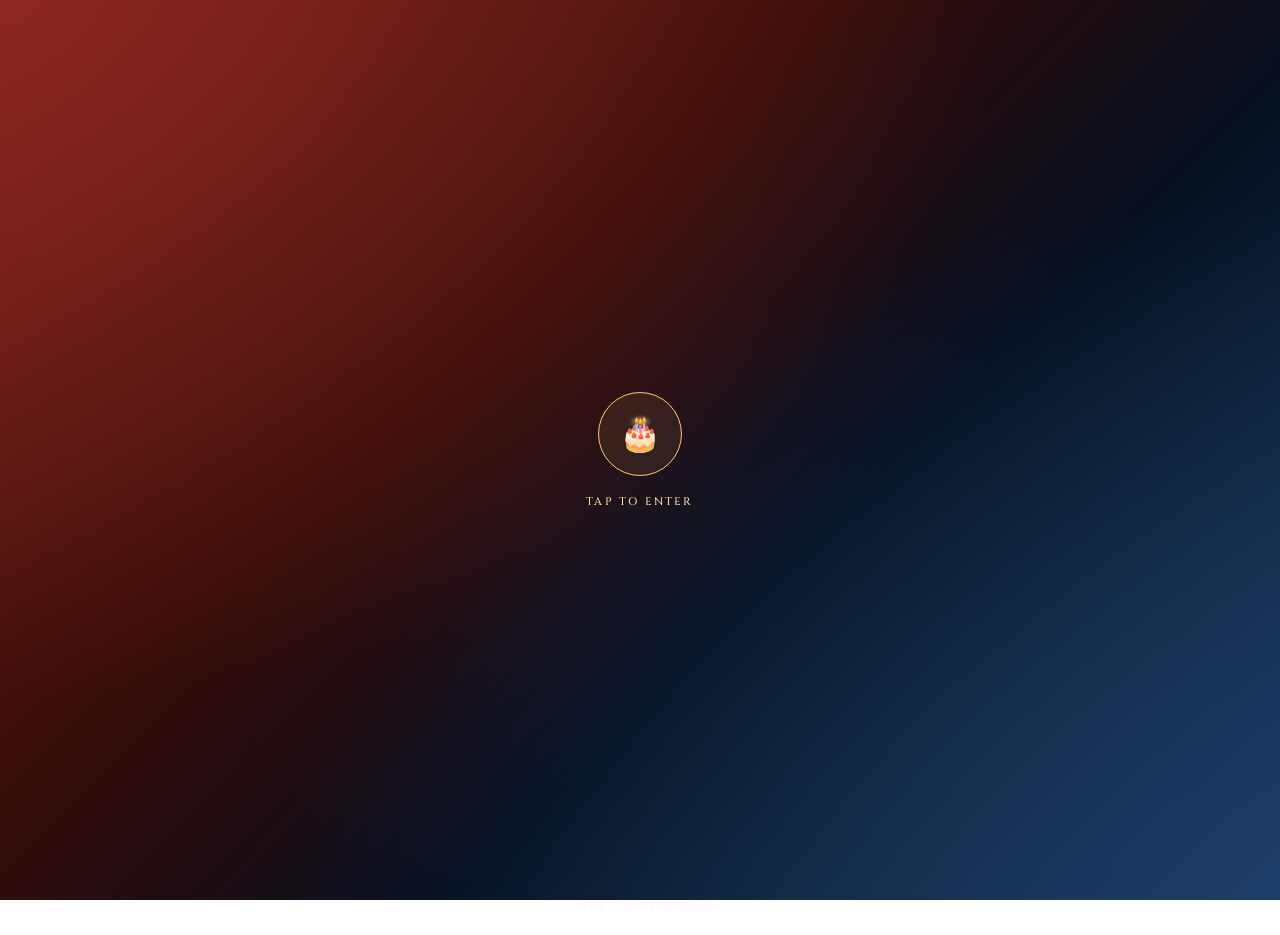
<file: index.html>
<!DOCTYPE html>
<html lang="en">
<head>
<meta charset="UTF-8">
<meta name="viewport" content="width=device-width, initial-scale=1.0">
<title>Happy Birthday, Priya</title>
<meta property="og:title" content="Happy Birthday, Priya 🎂">
<meta property="og:description" content="A little something made just for you.">
<meta name="description" content="A little something made just for you, Priya.">
<meta name="theme-color" content="#340c09">
<link rel="preconnect" href="https://fonts.googleapis.com">
<link rel="preconnect" href="https://fonts.gstatic.com" crossorigin>
<link href="https://fonts.googleapis.com/css2?family=Cormorant+Garamond:ital,wght@0,500;0,600;1,500;1,600&family=Cinzel:wght@500;600&display=swap" rel="stylesheet">
<link rel="stylesheet" href="style.css">
</head>
<body>
<div class="stars" id="stars"></div>
<div class="cover-wrap">
  <div class="cover-card">
    <div class="cover-seal" id="coverSeal">
      <div class="for-label">A card for</div>
      <div class="seal-ring">🎂</div>
      <div class="tap-label">Tap to open</div>
    </div>
    <div class="cover-face" id="coverFace">
      <div class="eyebrow" style="margin-bottom:14px;">A little something for you, Priya</div>
      <h1>Happy Birthday, <em>Priya</em></h1>
      <div class="date-line">DECEMBER 22 · TURNING 25</div>

      <div class="countdown" id="countdown">
        <div class="countdown-candle">
          <div class="candle-flame"></div>
          <div class="candle-wax" id="candleWax"></div>
        </div>
        <div class="countdown-nums">
          <div class="cd-unit"><span id="cdDays">00</span><label>days</label></div>
          <div class="cd-unit"><span id="cdHours">00</span><label>hrs</label></div>
          <div class="cd-unit"><span id="cdMins">00</span><label>min</label></div>
          <div class="cd-unit"><span id="cdSecs">00</span><label>sec</label></div>
        </div>
        <div class="countdown-label" id="countdownLabel">until you turn 25</div>
      </div>

      <p>I built you something a little different than just another birthday text. Come read it.</p>
      <a href="message.html" class="candle-btn" style="text-decoration:none; display:inline-block;">Open your card</a>
    </div>
  </div>
</div>
<footer style="position:relative; z-index:1;">Made just for you</footer>
<script src="script.js"></script>
</body>
</html>
</file>
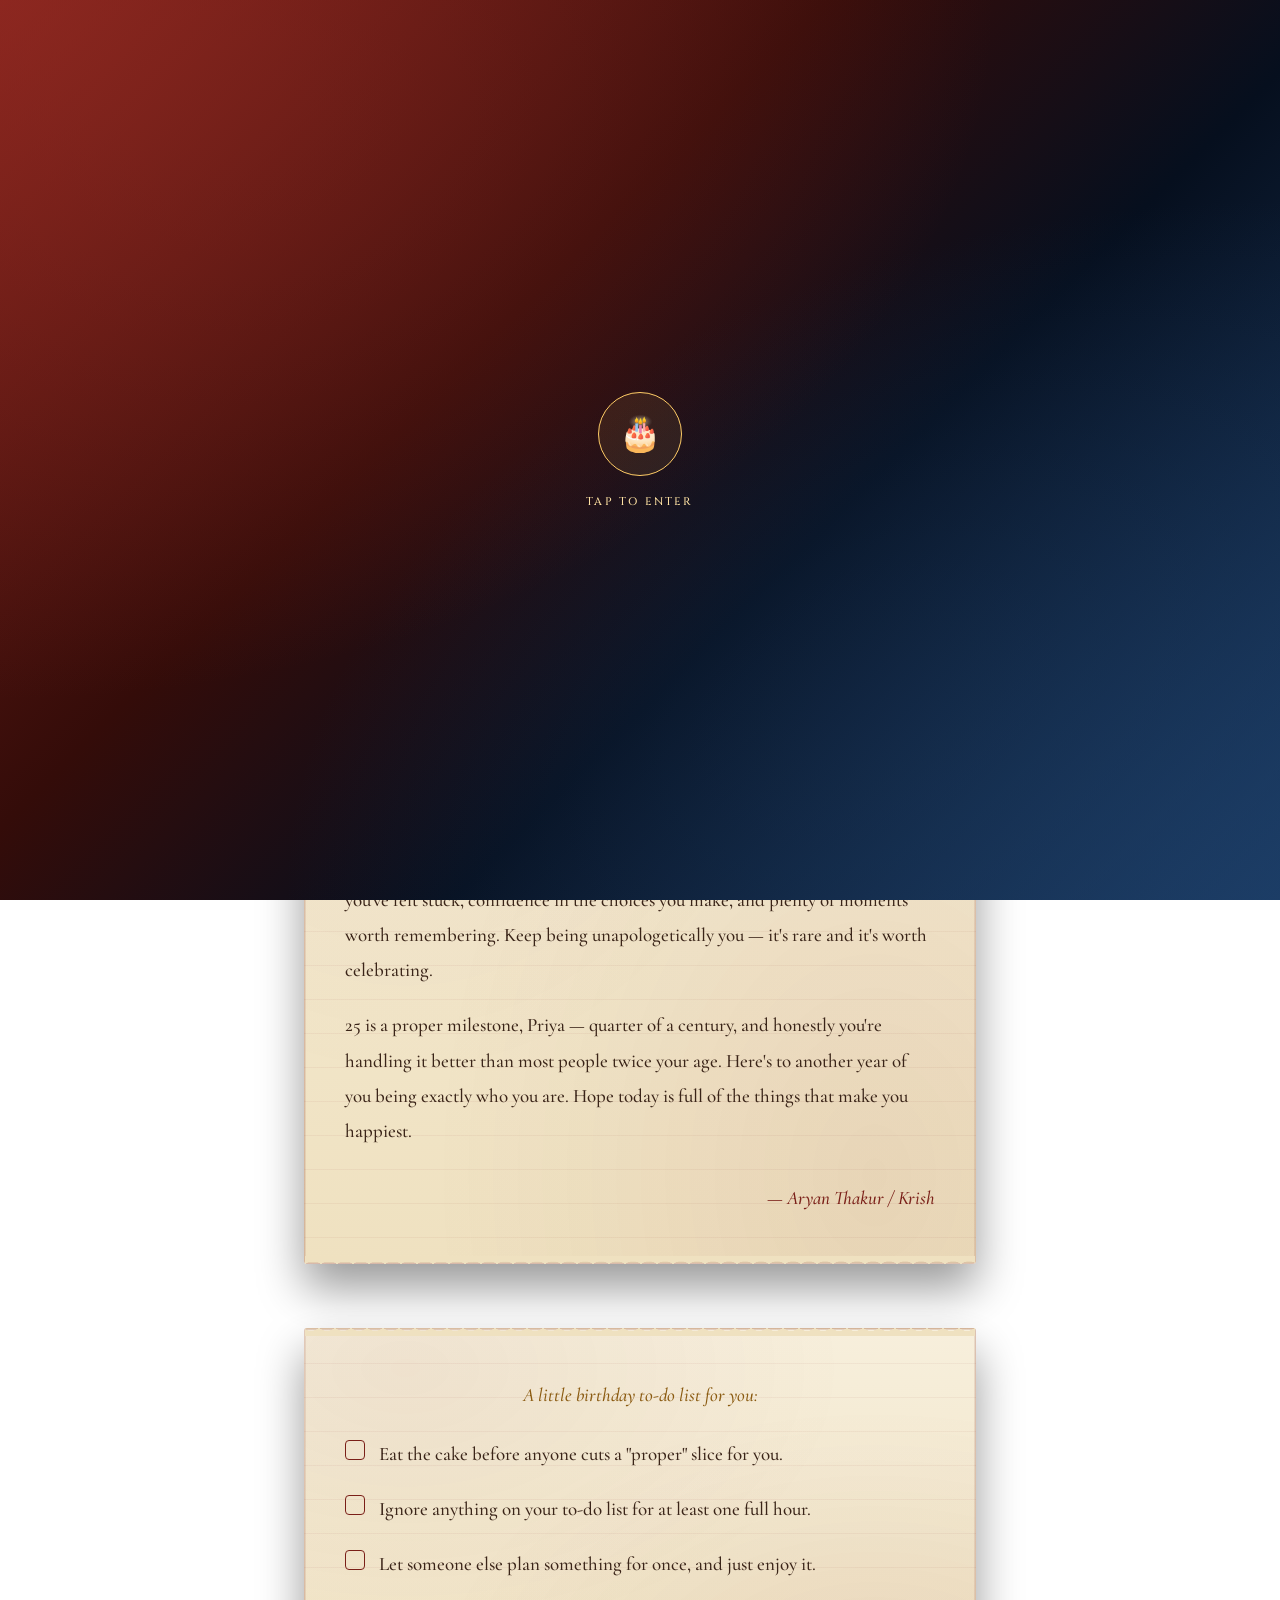
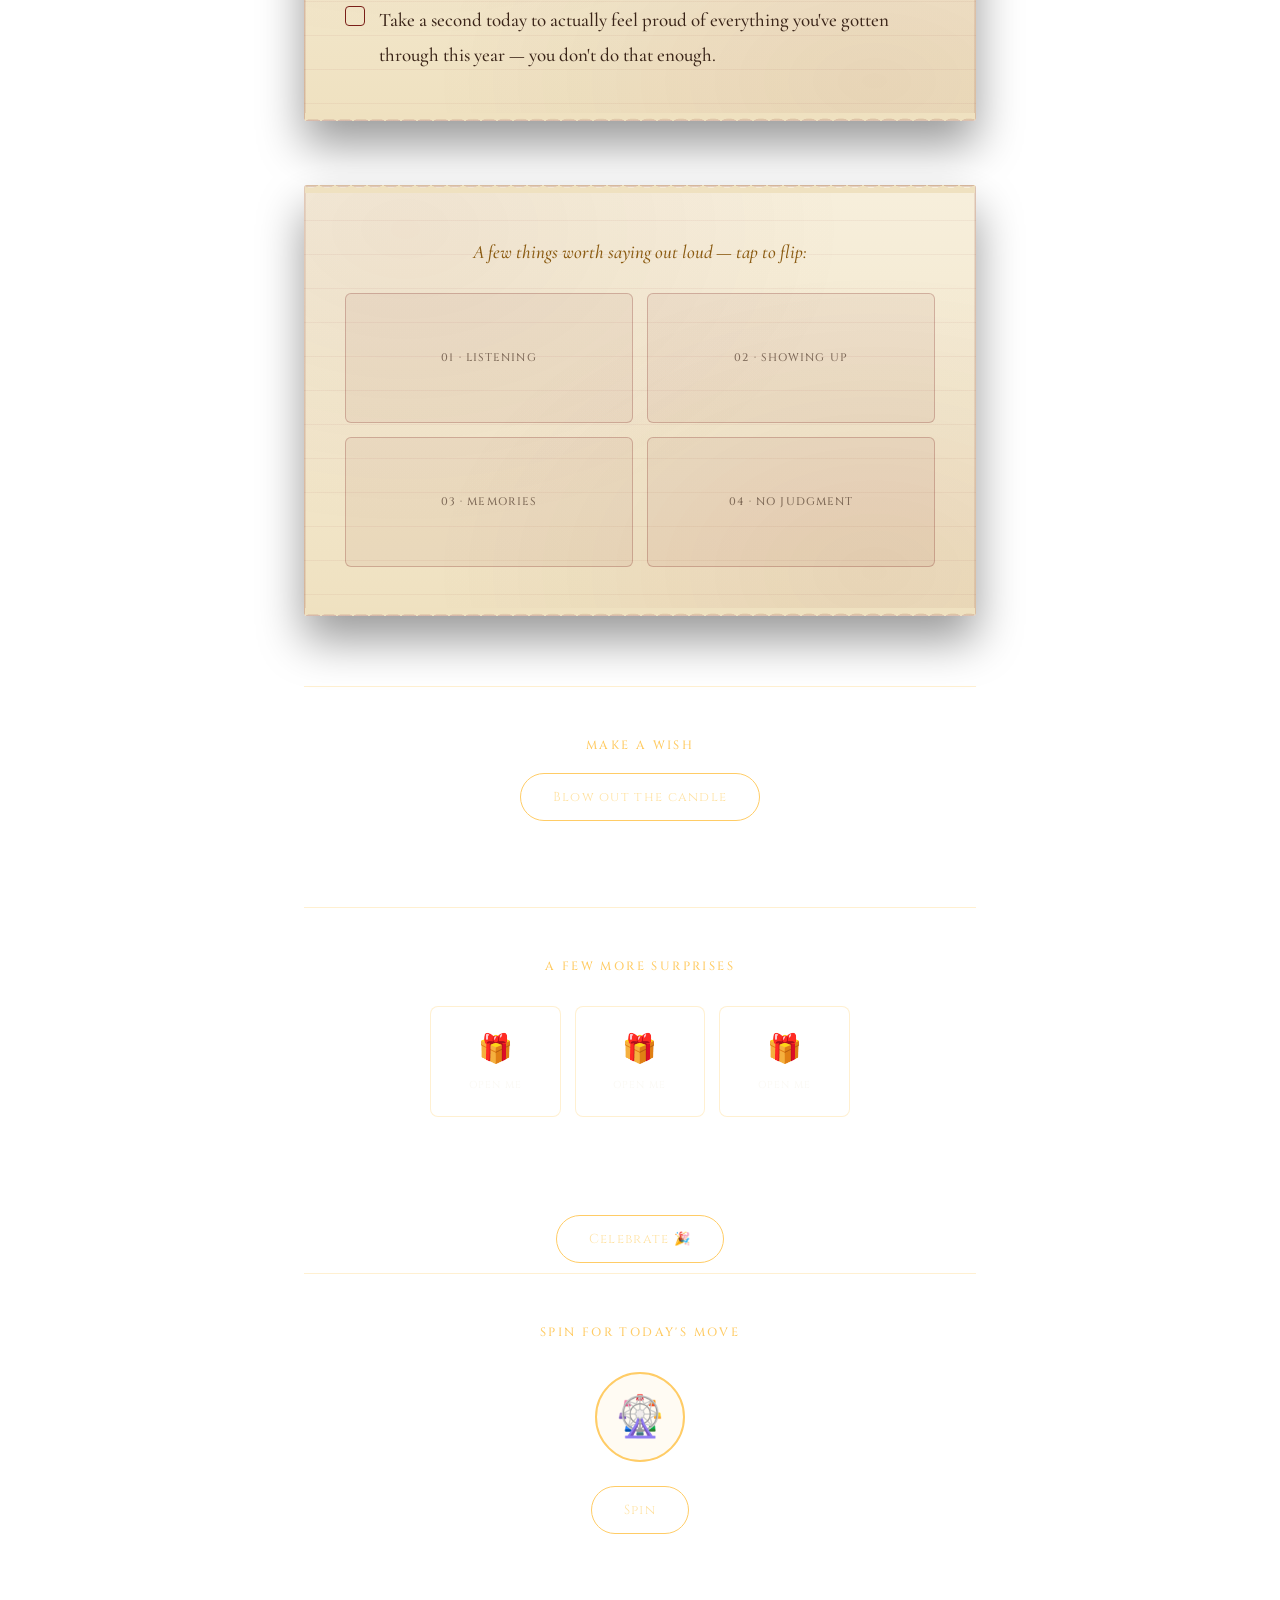
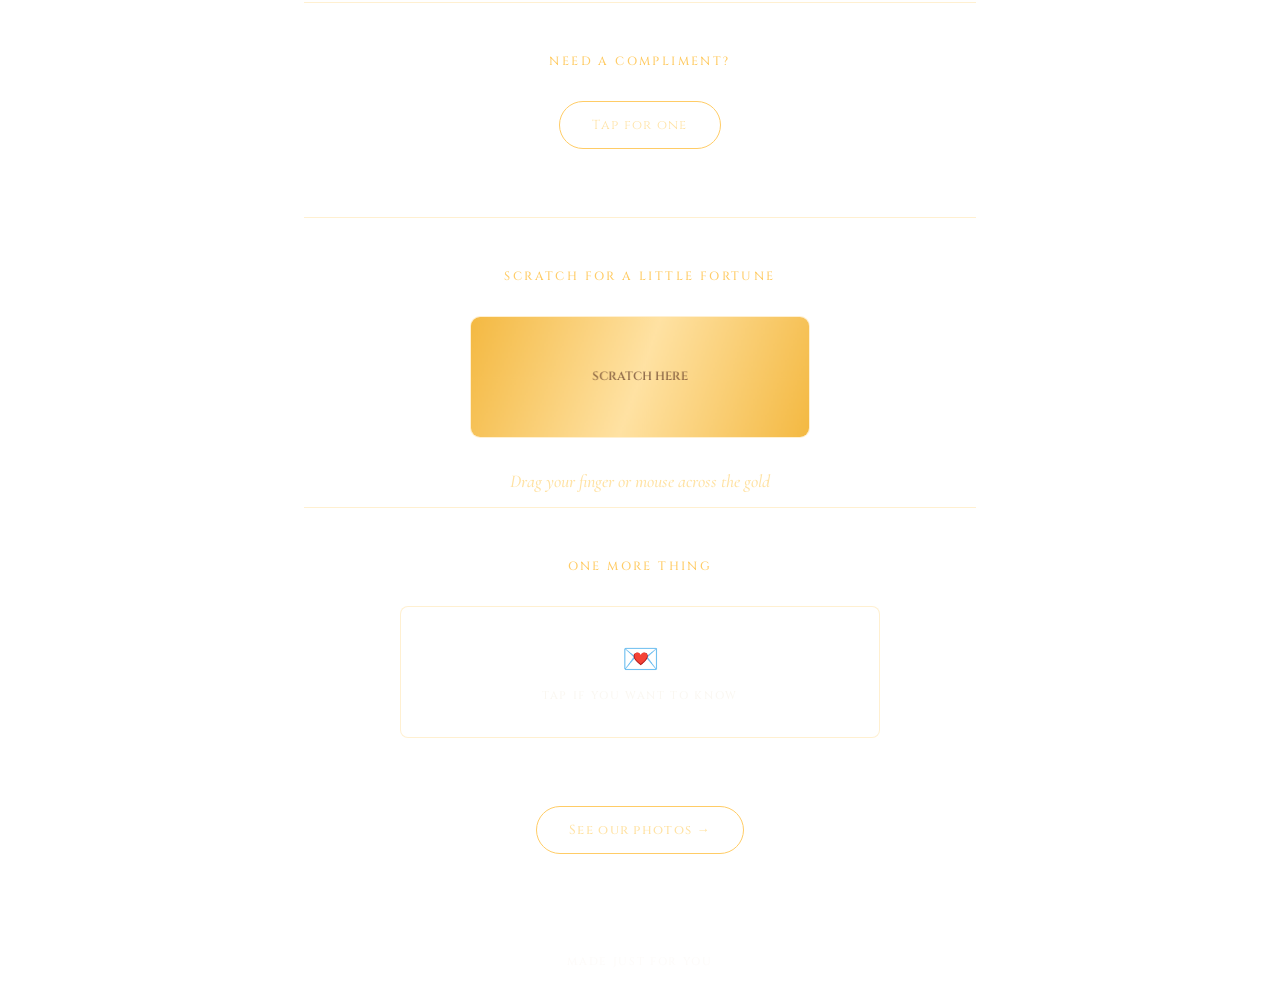
<file: message.html>
<!DOCTYPE html>
<html lang="en">
<head>
<meta charset="UTF-8">
<meta name="viewport" content="width=device-width, initial-scale=1.0">
<title>Happy Birthday, Priya — Your Card</title>
<meta property="og:title" content="Happy Birthday, Priya 🎂">
<meta property="og:description" content="A little something made just for you.">
<meta name="description" content="A little something made just for you, Priya.">
<meta name="theme-color" content="#340c09">
<link rel="preconnect" href="https://fonts.googleapis.com">
<link rel="preconnect" href="https://fonts.gstatic.com" crossorigin>
<link href="https://fonts.googleapis.com/css2?family=Cormorant+Garamond:ital,wght@0,500;0,600;1,500;1,600&family=Cinzel:wght@500;600&display=swap" rel="stylesheet">
<link rel="stylesheet" href="style.css">
</head>
<body>

<div class="stars" id="stars"></div>

<nav class="page-nav">
  <a href="index.html" class="nav-link">Cover</a>
  <a href="message.html" class="nav-link active">Your Card</a>
  <a href="gallery.html" class="nav-link">Photos</a>
</nav>

<main>
  <div class="eyebrow">A little something for you, Priya</div>
  <h1>Happy Birthday, <em>Priya</em></h1>
  <div class="date-line">DECEMBER 22 · TURNING 25</div>
  <div class="divider"><span></span><i>✦</i><span></span></div>

  <section class="letter reveal">
    <p>I wanted to do something a little different than just another birthday text, so I built you this.</p>
    <p>You're one of those people who makes things better just by being around — the random calls, the inside jokes, the way you always show up when it matters. Not everyone gets a friend like that, and I don't take it for granted.</p>
    <p>Over this past year, I've seen you handle things with a strength that honestly amazes me, and I've laughed harder with you than with almost anyone else. Whether it's the ridiculous conversations at odd hours, the advice you give without me even asking, or just knowing you're there — it all adds up to something I genuinely value.</p>
    <p>You deserve a year that matches your energy. May it bring you clarity where you've felt stuck, confidence in the choices you make, and plenty of moments worth remembering. Keep being unapologetically you — it's rare and it's worth celebrating.</p>
    <p>25 is a proper milestone, Priya — quarter of a century, and honestly you're handling it better than most people twice your age. Here's to another year of you being exactly who you are. Hope today is full of the things that make you happiest.</p>
    <div class="signature">— Aryan Thakur / Krish</div>
  </section>

  <section class="letter reveal" style="margin-bottom: 64px;">
    <p style="text-align:center; font-style:italic; color: var(--gold-soft); margin-bottom: 24px;">A little birthday to-do list for you:</p>
    <div class="check-item"><div class="check-box"></div><span class="check-text">Eat the cake before anyone cuts a "proper" slice for you.</span></div>
    <div class="check-item"><div class="check-box"></div><span class="check-text">Ignore anything on your to-do list for at least one full hour.</span></div>
    <div class="check-item"><div class="check-box"></div><span class="check-text">Let someone else plan something for once, and just enjoy it.</span></div>
    <div class="check-item"><div class="check-box"></div><span class="check-text">Take a second today to actually feel proud of everything you've gotten through this year — you don't do that enough.</span></div>
  </section>

  <section class="letter reveal" style="margin-bottom: 70px;">
    <p style="text-align:center; font-style:italic; color: var(--gold-soft); margin-bottom: 24px;">A few things worth saying out loud — tap to flip:</p>
    <div class="flip-grid">
      <div class="flip-card">
        <div class="flip-inner">
          <div class="flip-front">01 · Listening</div>
          <div class="flip-back">You listen more than you talk, and that's rarer than people realize.</div>
        </div>
      </div>
      <div class="flip-card">
        <div class="flip-inner">
          <div class="flip-front">02 · Showing up</div>
          <div class="flip-back">You show up for the people you care about, even on your own hard days.</div>
        </div>
      </div>
      <div class="flip-card">
        <div class="flip-inner">
          <div class="flip-front">03 · Memories</div>
          <div class="flip-back">You've got a way of making ordinary hangouts feel like actual memories.</div>
        </div>
      </div>
      <div class="flip-card">
        <div class="flip-inner">
          <div class="flip-front">04 · No judgment</div>
          <div class="flip-back">You never make anyone feel small for asking for help — including me.</div>
        </div>
      </div>
    </div>
  </section>

  <div class="wish-box reveal">
    <div class="wish-label">Make a wish</div>
    <button class="candle-btn" id="candleBtn">Blow out the candle</button>
    <p class="wish-text" id="wishText">Whatever you wish for, I hope it comes true. Happy birthday — glad to have you as a friend.</p>
  </div>

  <div class="surprises reveal">
    <div class="gallery-heading">A few more surprises</div>
    <div class="box-grid">
      <button class="gift-box" data-msg="You're one of the few people who makes me laugh just by texting 'lol' back seriously. Never change that.">
        <span class="box-icon">🎁</span>
        <span class="box-label">Open me</span>
      </button>
      <button class="gift-box" data-msg="Whatever this year throws at you, I've got your back. That's not changing, birthday or not.">
        <span class="box-icon">🎁</span>
        <span class="box-label">Open me</span>
      </button>
      <button class="gift-box" data-msg="25 looks good on you already. Go do something today that future-you will be glad you did.">
        <span class="box-icon">🎁</span>
        <span class="box-label">Open me</span>
      </button>
    </div>
    <p class="box-reveal" id="boxReveal"></p>

    <button class="candle-btn" id="confettiBtn" style="margin-top: 40px;">Celebrate 🎉</button>
  </div>

  <div class="surprises reveal">
    <div class="gallery-heading">Spin for today's move</div>
    <div class="wheel-wrap">
      <div class="wheel" id="wheel">🎡</div>
    </div>
    <button class="candle-btn" id="spinBtn">Spin</button>
    <p class="box-reveal" id="spinResult"></p>
  </div>

  <div class="surprises reveal">
    <div class="gallery-heading">Need a compliment?</div>
    <button class="candle-btn" id="complimentBtn">Tap for one</button>
    <p class="box-reveal" id="complimentResult"></p>
  </div>

  <div class="surprises reveal">
    <div class="gallery-heading">Scratch for a little fortune</div>
    <div class="scratch-wrap">
      <p class="scratch-text" id="scratchText"></p>
      <canvas class="scratch-canvas" id="scratchCanvas"></canvas>
    </div>
    <p class="box-reveal" id="scratchHint">Drag your finger or mouse across the gold</p>
  </div>

  <div class="surprises reveal" style="border-top:1px solid var(--line);">
    <div class="gallery-heading">One more thing</div>
    <div class="envelope-wrap">
      <div class="envelope-seal" id="envelopeSeal">
        <div class="envelope-seal-icon">💌</div>
        <div class="envelope-seal-label">Tap if you want to know</div>
      </div>
      <div class="envelope-letter" id="envelopeLetter">
        <div class="envelope-paper" id="envelopePaper">
          <p id="envelopeText"></p>
        </div>
      </div>
    </div>
  </div>

  <div class="page-actions reveal">
    <a href="gallery.html" class="candle-btn" style="text-decoration:none;">See our photos →</a>
  </div>
</main>

<footer>Made just for you</footer>

<script src="script.js"></script>
</body>
</html>
</file>
<file: style.css>
:root{
  --night: #7a1f18;
  --night-deep: #340c09;
  --blue: #1c3d66;
  --blue-deep: #060f1e;
  --gold: #ffcc66;
  --gold-soft: #ffe2a3;
  --cream: #f5dcc8;
  --line: rgba(255,204,102,0.3);
}

*{box-sizing:border-box;}

body{
  margin:0;
  background-image:
    radial-gradient(ellipse at top left, rgba(156,46,38,0.55) 0%, transparent 55%),
    radial-gradient(ellipse at bottom right, rgba(28,61,102,0.6) 0%, transparent 55%),
    linear-gradient(135deg, var(--night) 0%, var(--night-deep) 38%, var(--blue-deep) 62%, var(--blue) 100%);
  background-size: 180% 180%, 180% 180%, 220% 220%;
  background-position: 0% 0%, 100% 100%, 0% 50%;
  background-attachment: fixed;
  animation: bgDrift 26s ease-in-out infinite alternate;
  color: var(--cream);
  font-family: 'Cormorant Garamond', Georgia, 'Times New Roman', serif;
  font-weight: 500;
  min-height:100vh;
  overflow-x:hidden;
}

/* slow drifting nebula — the background never sits still */
@keyframes bgDrift{
  0%{ background-position: 0% 0%, 100% 100%, 0% 50%; }
  50%{ background-position: 30% 20%, 70% 80%, 50% 30%; }
  100%{ background-position: 10% 40%, 90% 60%, 100% 70%; }
}

@media (prefers-reduced-motion: reduce){
  body{animation:none;}
}

a{color:inherit;}

/* film-grain overlay, sits above everything, never blocks clicks */
body::after{
  content:'';
  position:fixed;
  inset:0;
  z-index:2;
  pointer-events:none;
  opacity:0.05;
  mix-blend-mode:overlay;
  background-image:url("data:image/svg+xml;utf8,<svg xmlns='http://www.w3.org/2000/svg' width='120' height='120'><filter id='n'><feTurbulence type='fractalNoise' baseFrequency='0.85' numOctaves='2' stitchTiles='stitch'/></filter><rect width='100%25' height='100%25' filter='url(%23n)'/></svg>");
}

/* stars */
.stars{
  position:fixed;
  inset:0;
  z-index:0;
  pointer-events:none;
}
.star{
  position:absolute;
  width:2px;
  height:2px;
  background:var(--gold-soft);
  border-radius:50%;
  opacity:0.6;
  animation: twinkle 4s ease-in-out infinite;
}
@keyframes twinkle{
  0%,100%{opacity:0.15;}
  50%{opacity:0.9;}
}

@media (prefers-reduced-motion: reduce){
  .star{animation:none;opacity:0.4;}
}

main{
  position:relative;
  z-index:1;
  max-width:720px;
  margin:0 auto;
  padding: 80px 24px 100px;
}

.eyebrow{
  font-family: 'Cinzel', 'Helvetica Neue', Arial, sans-serif;
  letter-spacing: 0.3em;
  text-transform: uppercase;
  font-size: 12px;
  color: var(--gold);
  text-align:center;
  margin-bottom: 18px;
}

h1{
  font-family: 'Cormorant Garamond', Georgia, serif;
  font-size: clamp(38px, 7vw, 64px);
  text-align:center;
  margin: 0 0 6px;
  font-weight: 600;
  line-height: 1.1;
  color: var(--cream);
  background: linear-gradient(100deg, var(--cream) 25%, var(--gold) 50%, var(--cream) 75%);
  background-size: 220% auto;
  background-clip: text;
  -webkit-background-clip: text;
  -webkit-text-fill-color: transparent;
  animation: shimmerText 6s ease-in-out infinite;
}

h1 em{
  font-style: italic;
  color: var(--gold-soft);
  background: linear-gradient(100deg, var(--gold) 20%, var(--gold-soft) 50%, var(--gold) 80%);
  background-size: 220% auto;
  background-clip: text;
  -webkit-background-clip: text;
  -webkit-text-fill-color: transparent;
  animation: shimmerText 6s ease-in-out infinite;
}

@keyframes shimmerText{
  0%{background-position: 0% center;}
  50%{background-position: 100% center;}
  100%{background-position: 0% center;}
}

@media (prefers-reduced-motion: reduce){
  h1, h1 em{animation:none; background-position: 50% center;}
}

.date-line{
  text-align:center;
  font-family: 'Cinzel', 'Helvetica Neue', Arial, sans-serif;
  font-size: 13px;
  letter-spacing: 0.15em;
  color: rgba(246,241,230,0.5);
  margin-bottom: 40px;
}

/* ornamental divider: line - flourish - line */
.divider{
  display:flex;
  align-items:center;
  gap: 10px;
  width: 180px;
  margin: 0 auto 60px;
  opacity: 0.65;
}
.divider span{
  flex:1;
  height:1px;
  background: var(--gold);
}
.divider i{
  font-style:normal;
  color: var(--gold);
  font-size: 13px;
  line-height:1;
}

/* ---------- old-school letter look: aged parchment, torn edge, faint fold lines ---------- */
.letter{
  position: relative;
  background:
    repeating-linear-gradient(180deg, rgba(122,31,24,0.05) 0px, rgba(122,31,24,0.05) 1px, transparent 1px, transparent 34px),
    radial-gradient(ellipse at 15% 10%, rgba(122,31,24,0.06), transparent 55%),
    radial-gradient(ellipse at 85% 90%, rgba(122,31,24,0.07), transparent 55%),
    linear-gradient(180deg, #f7efdc 0%, #efe1c0 100%);
  border: 1px solid rgba(122,31,24,0.18);
  border-radius: 3px;
  padding: 48px 40px;
  margin-bottom: 64px;
  font-size: 19px;
  line-height: 1.85;
  color: #3a2418;
  box-shadow: 0 24px 46px rgba(0,0,0,0.4), inset 0 0 0 1px rgba(122,31,24,0.1);
  transform: rotate(-0.4deg);
}

.letter:nth-of-type(even){ transform: rotate(0.4deg); }

/* deckled / torn paper edge along the top and bottom */
.letter::before,
.letter::after{
  content:'';
  position:absolute;
  left:0; right:0;
  height:8px;
  background-image: radial-gradient(circle at 50% 100%, transparent 60%, #efe1c0 62%);
  background-size: 16px 16px;
  background-repeat: repeat-x;
}
.letter::before{ top:-1px; transform: rotate(180deg); }
.letter::after{ bottom:-1px; }

.letter p{margin: 0 0 20px; font-style: normal;}
.letter p:last-child{margin-bottom:0;}

.signature{
  text-align:right;
  font-style: italic;
  color: #7a1f18;
  margin-top: 32px;
}

/* keep the italic gold intro lines (to-do / flip prompts) legible on parchment */
.letter p[style*="var(--gold-soft)"]{
  color: #8a5a10 !important;
}

/* Photo section */
.gallery-heading{
  text-align:center;
  font-family: 'Cinzel', 'Helvetica Neue', Arial, sans-serif;
  letter-spacing: 0.2em;
  text-transform: uppercase;
  font-size: 12px;
  color: var(--gold);
  margin-bottom: 32px;
}

.gallery{
  display:grid;
  grid-template-columns: repeat(2, 1fr);
  gap: 22px 16px;
  margin-bottom: 70px;
}

.gallery .frame:first-child{
  grid-column: span 2;
}

.gallery .frame:first-child .frame-photo{
  aspect-ratio: 16/10;
}

.gallery .frame:first-child .frame-photo img{
  object-position: top center;
}

/* polaroid-style frame */
.frame{
  border: none;
  border-radius: 3px;
  background: #f3ead9;
  padding: 10px 10px 30px;
  overflow:visible;
  position:relative;
  cursor: zoom-in;
  transition: transform 0.15s ease-out, box-shadow 0.3s ease;
  transform-style: preserve-3d;
  will-change: transform;
  box-shadow: 0 14px 30px rgba(0,0,0,0.45);
  animation: frameGlowPulse 4.5s ease-in-out infinite;
}
.frame:nth-child(1){ --base-rot: -2deg; animation-delay: 0s; }
.frame:nth-child(2){ --base-rot: 2.4deg; animation-delay: 0.9s; }
.frame:nth-child(3){ --base-rot: -2.6deg; animation-delay: 1.8s; }
.frame:nth-child(4){ --base-rot: 2deg; animation-delay: 2.7s; }
.frame:nth-child(5){ --base-rot: -1.8deg; animation-delay: 3.6s; }

.frame-photo{
  aspect-ratio: 4/5;
  border-radius: 1px;
  overflow:hidden;
  position:relative;
  background: rgba(0,0,0,0.15);
}

.frame-photo::before{
  content:'';
  position:absolute;
  inset:0;
  background: linear-gradient(120deg, transparent 30%, rgba(255,255,255,0.35) 50%, transparent 70%);
  transform: translateX(-120%);
  transition: transform 0.6s ease;
  pointer-events:none;
  z-index:2;
}

.frame:hover .frame-photo::before{
  transform: translateX(120%);
}

.frame:hover{
  box-shadow: 0 20px 40px rgba(0,0,0,0.5), 0 0 0 1px var(--gold);
  animation-play-state: paused;
}

.frame img{
  width:100%;
  height:100%;
  object-fit:cover;
  display:block;
}

@keyframes frameGlowPulse{
  0%,100%{ box-shadow: 0 14px 30px rgba(0,0,0,0.45); }
  50%{ box-shadow: 0 14px 30px rgba(0,0,0,0.45), 0 0 20px 3px rgba(255,204,102,0.3); }
}

@media (prefers-reduced-motion: reduce){
  .frame{animation:none;}
}

/* Wish reveal */
.wish-box{
  text-align:center;
  padding: 50px 24px;
  border-top: 1px solid var(--line);
}

.wish-label{
  font-family: 'Cinzel', 'Helvetica Neue', Arial, sans-serif;
  letter-spacing: 0.2em;
  text-transform: uppercase;
  font-size: 12px;
  color: var(--gold);
  margin-bottom: 20px;
}

.candle-btn{
  background: none;
  border: 1px solid var(--gold);
  color: var(--gold-soft);
  font-family: 'Cinzel', 'Helvetica Neue', Arial, sans-serif;
  letter-spacing: 0.1em;
  font-size: 13px;
  padding: 14px 32px;
  border-radius: 999px;
  cursor: pointer;
  transition: all 0.4s ease;
  touch-action: manipulation;
}

.candle-btn:hover, .candle-btn:focus-visible{
  background: var(--gold);
  color: var(--night-deep);
}

.wish-text{
  max-width: 480px;
  margin: 36px auto 0;
  font-size: 20px;
  font-style: italic;
  line-height: 1.7;
  color: var(--gold-soft);
  opacity: 0;
  max-height: 0;
  overflow: hidden;
  transition: opacity 0.8s ease;
}

.wish-text.show{
  opacity: 1;
  max-height: 400px;
  margin-top: 36px;
}

footer{
  text-align:center;
  font-family: 'Cinzel', 'Helvetica Neue', Arial, sans-serif;
  font-size: 11px;
  letter-spacing: 0.15em;
  text-transform: uppercase;
  color: rgba(246,241,230,0.25);
  padding-bottom: 20px;
}

/* Surprises */
.surprises{
  text-align:center;
  padding: 50px 24px 10px;
  border-top: 1px solid var(--line);
}

.box-grid{
  display:grid;
  grid-template-columns: repeat(3, 1fr);
  gap: 14px;
  max-width: 420px;
  margin: 0 auto;
}

.gift-box{
  background: rgba(255,255,255,0.03);
  border: 1px solid var(--line);
  border-radius: 8px;
  padding: 24px 8px;
  cursor: pointer;
  display:flex;
  flex-direction:column;
  align-items:center;
  gap: 10px;
  transition: transform 0.3s ease, border-color 0.3s ease, background 0.3s ease;
  font-family: 'Cinzel', 'Helvetica Neue', Arial, sans-serif;
  touch-action: manipulation;
}

.gift-box:hover, .gift-box:focus-visible{
  transform: translateY(-4px);
  border-color: var(--gold);
  background: rgba(227,181,103,0.06);
}

.gift-box.opened{
  border-color: var(--gold);
  background: rgba(227,181,103,0.08);
}

.box-icon{
  font-size: 28px;
}

.box-label{
  font-size: 10px;
  letter-spacing: 0.1em;
  text-transform: uppercase;
  color: rgba(246,241,230,0.5);
}

.box-reveal{
  max-width: 480px;
  margin: 28px auto 0;
  font-size: 18px;
  font-style: italic;
  line-height: 1.7;
  color: var(--gold-soft);
  min-height: 30px;
}

.confetti-piece{
  position:fixed;
  top:-20px;
  width:8px;
  height:14px;
  z-index:999;
  pointer-events:none;
  opacity:0.9;
}

.confetti-piece.emoji-piece{
  width:auto;
  height:auto;
  background:none !important;
  font-size: 26px;
  line-height: 1;
}

.firework-particle{
  position:fixed;
  width:6px;
  height:6px;
  border-radius:50%;
  z-index:999;
  pointer-events:none;
  box-shadow: 0 0 6px 1px currentColor;
  transition: transform 0.9s cubic-bezier(0.15,0.6,0.3,1), opacity 0.9s ease-out;
}

.firework-flash{
  position:fixed;
  width:4px;
  height:4px;
  border-radius:50%;
  background: var(--cream);
  z-index:998;
  pointer-events:none;
  transform: scale(1);
  opacity: 1;
  transition: transform 0.35s ease-out, opacity 0.35s ease-out;
}

.spark{
  position:fixed;
  width:6px;
  height:6px;
  border-radius:50%;
  z-index:998;
  pointer-events:none;
  transition: transform 1s cubic-bezier(0.15,0.6,0.3,1), opacity 1s ease-out;
}

@media (prefers-reduced-motion: reduce){
  .confetti-piece{display:none;}
}

/* Scroll reveal */
.reveal{
  opacity: 0;
  transform: translateY(24px);
  transition: opacity 0.8s ease, transform 0.8s ease;
}
.reveal.in-view{
  opacity: 1;
  transform: translateY(0);
}

@media (prefers-reduced-motion: reduce){
  .reveal{opacity:1; transform:none; transition:none;}
}

/* Interactive checklist */
.check-item{
  display:flex;
  align-items:flex-start;
  gap: 14px;
  cursor: pointer;
  margin: 0 0 20px;
  user-select: none;
}
.check-item:last-child{margin-bottom:0;}

.check-box{
  flex-shrink:0;
  width: 20px;
  height: 20px;
  border: 1px solid #7a1f18;
  border-radius: 4px;
  margin-top: 4px;
  position: relative;
  transition: background 0.3s ease;
}

.check-item.checked .check-box{
  background: #7a1f18;
}

.check-box::after{
  content:'';
  position:absolute;
  left: 6px;
  top: 2px;
  width: 5px;
  height: 10px;
  border: solid #f7efdc;
  border-width: 0 2px 2px 0;
  transform: rotate(45deg);
  opacity: 0;
  transition: opacity 0.2s ease;
}

.check-item.checked .check-box::after{
  opacity: 1;
}

.check-item span.check-text{
  color: #3a2418;
  transition: opacity 0.3s ease, text-decoration-color 0.3s ease;
  text-decoration: line-through;
  text-decoration-color: transparent;
}

.check-item.checked span.check-text{
  opacity: 0.55;
  text-decoration-color: #7a1f18;
}

/* Flip cards */
.flip-grid{
  display:grid;
  grid-template-columns: repeat(2, 1fr);
  gap: 14px;
}

.flip-card{
  perspective: 1000px;
  height: 130px;
}

.flip-inner{
  position:relative;
  width:100%;
  height:100%;
  transition: transform 0.6s;
  transform-style: preserve-3d;
  cursor: pointer;
}

.flip-card.flipped .flip-inner{
  transform: rotateY(180deg);
}

.flip-front, .flip-back{
  position:absolute;
  inset:0;
  backface-visibility: hidden;
  border: 1px solid rgba(122,31,24,0.25);
  border-radius: 6px;
  display:flex;
  align-items:center;
  justify-content:center;
  text-align:center;
  padding: 16px;
  font-family: 'Cinzel', 'Helvetica Neue', Arial, sans-serif;
}

.flip-front{
  background: rgba(122,31,24,0.05);
  font-size: 11px;
  letter-spacing: 0.1em;
  text-transform: uppercase;
  color: rgba(58,36,24,0.6);
}

.flip-back{
  background: rgba(227,181,103,0.25);
  transform: rotateY(180deg);
  font-family: 'Cormorant Garamond', Georgia, serif;
  font-size: 16px;
  line-height: 1.5;
  color: #5a3315;
  font-style: italic;
}

/* Lightbox */
.lightbox{
  position:fixed;
  inset:0;
  background: rgba(6,10,20,0.92);
  display:flex;
  align-items:center;
  justify-content:center;
  z-index: 1000;
  opacity:0;
  pointer-events:none;
  transition: opacity 0.3s ease;
  padding: 24px;
}

.lightbox.open{
  opacity:1;
  pointer-events:auto;
}

.lightbox img{
  max-width: 100%;
  max-height: 85vh;
  border-radius: 6px;
  border: 1px solid var(--line);
}

.lightbox-close{
  position:absolute;
  top: 24px;
  right: 24px;
  background:none;
  border: 1px solid var(--gold);
  color: var(--gold-soft);
  width: 40px;
  height: 40px;
  border-radius: 50%;
  cursor:pointer;
  font-size: 16px;
  font-family: 'Helvetica Neue', Arial, sans-serif;
  touch-action: manipulation;
}

/* Spin wheel */
.wheel-wrap{
  display:flex;
  justify-content:center;
  margin-bottom: 24px;
}

.wheel{
  width: 90px;
  height: 90px;
  border-radius: 50%;
  border: 2px solid var(--gold);
  display:flex;
  align-items:center;
  justify-content:center;
  font-size: 40px;
  background: rgba(255,204,102,0.08);
  transition: transform 2.2s cubic-bezier(0.15,0.8,0.2,1);
}

/* Gift box pop animation */
@keyframes boxPop{
  0%{transform: scale(1) rotate(0);}
  30%{transform: scale(1.15) rotate(-6deg);}
  60%{transform: scale(0.95) rotate(4deg);}
  100%{transform: scale(1.05) rotate(0);}
}

.gift-box.opened .box-icon{
  animation: boxPop 0.5s ease;
  display:inline-block;
}

/* Scroll hint */
.scroll-hint{
  text-align:center;
  margin-top: 30px;
  font-family: 'Cinzel', 'Helvetica Neue', Arial, sans-serif;
  font-size: 10px;
  letter-spacing: 0.2em;
  text-transform: uppercase;
  color: rgba(246,241,230,0.35);
  animation: bounceHint 2.2s ease-in-out infinite;
}

.scroll-hint .arrow{
  display:block;
  font-size: 16px;
  margin-top: 6px;
  color: var(--gold);
}

@keyframes bounceHint{
  0%,100%{transform: translateY(0); opacity: 0.7;}
  50%{transform: translateY(6px); opacity: 1;}
}

@media (prefers-reduced-motion: reduce){
  .scroll-hint{animation:none;}
}

/* ---------- page nav ---------- */
.page-nav{
  position:relative;
  z-index:1;
  display:flex;
  justify-content:center;
  gap: 14px;
  flex-wrap: wrap;
  padding: 28px 24px 0;
  font-family: 'Cinzel', 'Helvetica Neue', Arial, sans-serif;
}

.nav-link{
  border: 1px solid var(--line);
  color: rgba(246,241,230,0.7);
  text-decoration:none;
  font-size: 11px;
  letter-spacing: 0.15em;
  text-transform: uppercase;
  padding: 10px 20px;
  border-radius: 999px;
  transition: all 0.3s ease;
  touch-action: manipulation;
  display:inline-block;
}

.nav-link:hover{
  border-color: var(--gold);
  color: var(--gold-soft);
  background: rgba(227,181,103,0.06);
}

.nav-link.active{
  border-color: var(--gold);
  color: var(--gold);
}

.page-actions{
  display:flex;
  justify-content:center;
  gap: 16px;
  flex-wrap: wrap;
  margin-top: 50px;
}

/* ---------- countdown candle ---------- */
.countdown{
  text-align:center;
  padding: 4px 24px 8px;
}

.countdown-candle{
  width: 26px;
  height: 90px;
  margin: 0 auto 18px;
  position:relative;
  display:flex;
  align-items:flex-end;
  border: 1px solid var(--line);
  border-radius: 4px;
  background: rgba(255,255,255,0.05);
  overflow:hidden;
}

.candle-wax{
  width:100%;
  height:100%;
  background: linear-gradient(180deg, var(--gold-soft), var(--gold));
  transition: height 1s linear;
}

.candle-flame{
  position:absolute;
  top:-15px;
  left:50%;
  transform:translateX(-50%);
  width:10px;
  height:16px;
  background: radial-gradient(circle at 50% 30%, #fff6d8, var(--gold) 55%, transparent 75%);
  border-radius: 50% 50% 50% 50% / 60% 60% 40% 40%;
  animation: flameFlicker 1.6s ease-in-out infinite;
  filter: drop-shadow(0 0 6px rgba(255,204,102,0.7));
}

@keyframes flameFlicker{
  0%,100%{ transform:translateX(-50%) scale(1) rotate(-2deg); }
  50%{ transform:translateX(-50%) scale(1.08) rotate(2deg); }
}

.countdown-nums{
  display:flex;
  justify-content:center;
  gap: 18px;
  margin-bottom: 10px;
}

.cd-unit{
  display:flex;
  flex-direction:column;
  align-items:center;
  min-width: 34px;
}

.cd-unit span{
  font-family: 'Cormorant Garamond', Georgia, serif;
  font-size: 28px;
  font-weight:600;
  color: var(--gold-soft);
  line-height:1;
}

.cd-unit label{
  font-family: 'Cinzel', 'Helvetica Neue', Arial, sans-serif;
  font-size: 9px;
  letter-spacing: 0.15em;
  text-transform: uppercase;
  color: rgba(246,241,230,0.5);
  margin-top: 4px;
}

.countdown-label{
  font-family: 'Cinzel', 'Helvetica Neue', Arial, sans-serif;
  font-size: 11px;
  letter-spacing: 0.2em;
  text-transform: uppercase;
  color: var(--gold);
}

@media (prefers-reduced-motion: reduce){
  .candle-flame{animation:none;}
}

/* ---------- scratch card ---------- */
.scratch-wrap{
  position:relative;
  max-width: 340px;
  margin: 0 auto;
  min-height: 120px;
  border: 1px solid var(--line);
  border-radius: 10px;
  overflow:hidden;
  background: rgba(255,255,255,0.03);
}

.scratch-text{
  margin:0;
  padding: 30px 24px;
  min-height: 120px;
  display:flex;
  align-items:center;
  justify-content:center;
  text-align:center;
  font-size: 18px;
  font-style: italic;
  line-height: 1.6;
  color: var(--gold-soft);
}

.scratch-canvas{
  position:absolute;
  inset:0;
  width:100%;
  height:100%;
  cursor:grab;
  touch-action:none;
  transition: opacity 0.6s ease;
}

.scratch-canvas.done{
  opacity:0;
  pointer-events:none;
}

/* ---------- cover / slide-to-reveal page ---------- */
.cover-wrap{
  position:relative;
  z-index:1;
  min-height:100vh;
  display:flex;
  align-items:center;
  justify-content:center;
  padding: 24px;
  overflow:hidden;
}

.cover-card{
  position:relative;
  width:100%;
  max-width: 380px;
  aspect-ratio: 3/4;
  border: 1px solid var(--line);
  border-radius: 10px;
  background: rgba(255,255,255,0.03);
  box-shadow: 0 30px 60px rgba(0,0,0,0.35);
  display:flex;
  align-items:center;
  justify-content:center;
  overflow:hidden;
  animation: cardRiseIn 1s cubic-bezier(0.2,0.8,0.2,1);
}

@keyframes cardRiseIn{
  0%{ opacity:0; transform: translateY(18px) scale(0.98); }
  100%{ opacity:1; transform: translateY(0) scale(1); }
}

.cover-seal{
  position:relative;
  z-index:3;
  text-align:center;
  cursor:pointer;
  user-select:none;
  padding: 20px;
  transition: opacity 0.5s ease, transform 0.5s ease;
}

.cover-seal.hidden{
  opacity:0;
  transform: scale(0.8);
  pointer-events:none;
}

/* light-burst on tap */
.seal-burst{
  position:absolute;
  left:50%; top:50%;
  width:20px; height:20px;
  margin:-10px 0 0 -10px;
  border-radius:50%;
  background: radial-gradient(circle, rgba(255,226,163,0.95) 0%, rgba(255,204,102,0.5) 40%, transparent 72%);
  transform: scale(0);
  opacity:1;
  pointer-events:none;
  z-index:5;
  transition: transform 0.8s cubic-bezier(0.15,0.7,0.3,1), opacity 0.8s ease-out;
}
.seal-burst.go{
  transform: scale(16);
  opacity:0;
}

.seal-ring{
  width: 84px;
  height: 84px;
  margin: 0 auto 18px;
  border-radius:50%;
  border: 1.5px solid var(--gold);
  display:flex;
  align-items:center;
  justify-content:center;
  font-size: 34px;
  background: rgba(255,204,102,0.08);
  animation: sealPulse 2.6s ease-in-out infinite;
}

@keyframes sealPulse{
  0%,100%{ transform: scale(1); }
  50%{ transform: scale(1.06); }
}

.cover-seal .tap-label{
  font-family: 'Cinzel', 'Helvetica Neue', Arial, sans-serif;
  font-size: 11px;
  letter-spacing: 0.2em;
  text-transform: uppercase;
  color: rgba(246,241,230,0.55);
}

.cover-seal .for-label{
  font-family: 'Cinzel', 'Helvetica Neue', Arial, sans-serif;
  font-size: 11px;
  letter-spacing: 0.3em;
  text-transform: uppercase;
  color: var(--gold);
  margin-bottom: 26px;
}

.cover-face{
  position:absolute;
  inset:0;
  z-index:2;
  display:flex;
  flex-direction:column;
  align-items:center;
  justify-content:center;
  text-align:center;
  padding: 36px 26px;
  transform: translateY(100%);
  transition: transform 1s cubic-bezier(0.2,0.8,0.2,1);
}

.cover-face.open{
  transform: translateY(0);
}

.cover-face h1{
  font-size: clamp(28px, 8vw, 40px);
  margin-bottom: 8px;
}

.cover-face .date-line{
  margin-bottom: 18px;
}

.cover-face p{
  font-family: 'Cormorant Garamond', Georgia, serif;
  font-size: 15px;
  line-height:1.7;
  color: rgba(246,241,230,0.75);
  max-width: 300px;
  margin: 18px 0 30px;
}

@media (prefers-reduced-motion: reduce){
  .seal-ring{animation:none;}
  .cover-card{animation:none;}
}

/* ---------- Suit Suit gate / player / toggle (site-wide, injected by script.js) ---------- */
.suitsuit-gate{
  position:fixed; inset:0; z-index:1000;
  display:flex; align-items:center; justify-content:center;
  background:
    radial-gradient(ellipse at top left, rgba(156,46,38,0.55) 0%, transparent 55%),
    radial-gradient(ellipse at bottom right, rgba(28,61,102,0.6) 0%, transparent 55%),
    linear-gradient(135deg, #7a1f18 0%, #340c09 38%, #060f1e 62%, #1c3d66 100%);
  cursor:pointer; text-align:center; padding:24px;
  transition: opacity 0.5s ease;
}
.suitsuit-gate.hidden{ opacity:0; pointer-events:none; }
.suitsuit-gate-icon{
  width:84px; height:84px; margin:0 auto 18px; border-radius:50%;
  border:1.5px solid var(--gold); display:flex; align-items:center; justify-content:center;
  font-size:34px; background:rgba(255,204,102,0.08);
}
.suitsuit-gate-label{
  font-family:'Cinzel', 'Helvetica Neue', Arial, sans-serif; letter-spacing:0.2em;
  text-transform:uppercase; font-size:11px; color: var(--gold-soft);
}
.suitsuit-player-hidden{
  position:fixed; width:1px; height:1px; overflow:hidden; opacity:0; pointer-events:none;
}
.suitsuit-toggle{
  position:fixed; bottom:18px; right:18px; z-index:999;
  background:linear-gradient(135deg, var(--gold) 0%, var(--gold-soft) 100%);
  color:#340c09; border:none; border-radius:999px;
  padding:10px 18px; font-family:'Helvetica Neue', Arial, sans-serif;
  font-size:14px; font-weight:600; letter-spacing:.02em;
  box-shadow:0 6px 20px rgba(0,0,0,0.35); cursor:pointer;
  display:none; align-items:center; gap:8px;
  touch-action: manipulation;
}

/* ---------- ambient floating embers (site-wide) ---------- */
.ember{
  position:fixed;
  bottom:-12px;
  border-radius:50%;
  pointer-events:none;
  z-index:0;
  background: radial-gradient(circle, var(--gold-soft) 0%, var(--gold) 55%, transparent 100%);
  box-shadow: 0 0 8px 2px rgba(255,204,102,0.45);
  opacity:0;
  animation-name: emberRise;
  animation-timing-function: linear;
  animation-fill-mode: forwards;
}
@keyframes emberRise{
  0%{ transform: translate(0, 0); opacity:0; }
  8%{ opacity:0.85; }
  85%{ opacity:0.5; }
  100%{ transform: translate(var(--drift), -110vh); opacity:0; }
}

/* ---------- glowing orb that trails the cursor (desktop only) ---------- */
.cursor-orb{
  position:fixed;
  left:0; top:0;
  width:30px; height:30px;
  border-radius:50%;
  background: radial-gradient(circle, rgba(255,226,163,0.55) 0%, rgba(255,204,102,0.25) 45%, transparent 75%);
  pointer-events:none;
  z-index:1499;
  opacity:0;
  transition: opacity 0.4s ease;
  mix-blend-mode: screen;
}
.cursor-orb.active{ opacity:1; }

/* ---------- cursor sparkle trail (desktop only) ---------- */
.cursor-spark{
  position:fixed;
  width:6px; height:6px;
  border-radius:50%;
  background: var(--gold-soft);
  box-shadow: 0 0 8px 3px rgba(255,226,163,0.7);
  pointer-events:none;
  z-index:1500;
  opacity:0.95;
  transition: transform 0.6s ease-out, opacity 0.6s ease-out;
}

/* ---------- big radiant burst (celebrate button) ---------- */
.mega-burst{
  position:fixed;
  width:26px; height:26px;
  margin:-13px 0 0 -13px;
  border-radius:50%;
  background: radial-gradient(circle, rgba(255,226,163,0.95) 0%, rgba(255,204,102,0.55) 40%, transparent 72%);
  transform: scale(0);
  opacity:1;
  pointer-events:none;
  z-index:1600;
  transition: transform 1.1s cubic-bezier(0.15,0.7,0.3,1), opacity 1.1s ease-out;
}
.mega-burst.go{
  transform: scale(34);
  opacity:0;
}

/* ---------- staggered gallery entrance (keeps polaroid tilt while animating in) ---------- */
.frame-stagger{
  opacity: 0;
  transform: rotate(var(--base-rot, 0deg)) translateY(28px) scale(0.96);
  transition: opacity 0.7s ease, transform 0.7s ease;
}
#gallery.in-view .frame-stagger{
  opacity: 1;
  transform: rotate(var(--base-rot, 0deg)) translateY(0) scale(1);
}
@media (prefers-reduced-motion: reduce){
  .frame-stagger{opacity:1; transform: rotate(var(--base-rot, 0deg)); transition:none;}
}

/* ---------- double-tap heart burst on photos ---------- */
.heart-burst-piece{
  position:fixed;
  transform: translate(-50%,-50%);
  font-size: 22px;
  z-index: 1600;
  pointer-events:none;
  transition: transform 0.9s cubic-bezier(0.15,0.6,0.3,1), opacity 0.9s ease-out;
  opacity: 1;
}

/* ---------- sealed letter reveal ---------- */
.envelope-wrap{
  max-width: 480px;
  margin: 0 auto;
  position: relative;
  min-height: 140px;
}
.envelope-seal{
  cursor: pointer;
  text-align: center;
  padding: 34px 20px;
  border: 1px solid var(--line);
  border-radius: 8px;
  background: rgba(255,255,255,0.03);
  transition: opacity 0.5s ease, transform 0.5s ease;
  touch-action: manipulation;
}
.envelope-seal:hover{
  border-color: var(--gold);
  background: rgba(227,181,103,0.06);
}
.envelope-seal.hidden{
  opacity: 0;
  transform: scale(0.9);
  pointer-events: none;
  position: absolute;
  inset: 0;
}
.envelope-seal-icon{
  font-size: 30px;
  margin-bottom: 10px;
}
.envelope-seal-label{
  font-family: 'Cinzel', 'Helvetica Neue', Arial, sans-serif;
  font-size: 11px;
  letter-spacing: 0.15em;
  text-transform: uppercase;
  color: rgba(246,241,230,0.55);
}
.envelope-letter{
  max-height: 0;
  overflow: hidden;
  transition: max-height 0.6s ease;
  padding: 0 2px;
}
.envelope-letter.show{
  max-height: 900px;
  margin-top: 14px;
}
.envelope-paper{
  position: relative;
  background:
    linear-gradient(180deg, #f7efdc 0%, #efe1c0 100%);
  border-radius: 3px;
  padding: 30px 26px 26px;
  box-shadow: 0 22px 45px rgba(0,0,0,0.4), inset 0 0 0 1px rgba(122,31,24,0.12);
  transform-origin: top center;
  transform: translateY(16px) scaleY(0.07) rotate(-2deg);
  opacity: 0;
  transition: transform 0.9s cubic-bezier(0.32, 1.5, 0.4, 1), opacity 0.35s ease;
}
.envelope-paper.open{
  transform: translateY(0) scaleY(1) rotate(0deg);
  opacity: 1;
}
.envelope-paper::before,
.envelope-paper::after{
  content: '';
  position: absolute;
  left: 6%;
  right: 6%;
  height: 1px;
  background: rgba(122,31,24,0.16);
  pointer-events: none;
}
.envelope-paper::before{ top: 33%; }
.envelope-paper::after{ top: 66%; }
.envelope-letter p{
  position: relative;
  z-index: 1;
  font-family: 'Cormorant Garamond', Georgia, serif;
  font-size: 17px;
  line-height: 1.85;
  color: #3a2418;
  font-style: italic;
  white-space: pre-wrap;
  margin: 0;
}
.envelope-cursor{
  display: inline-block;
  width: 2px;
  height: 1em;
  background: #7a1f18;
  margin-left: 2px;
  vertical-align: text-bottom;
  animation: caretBlink 0.9s steps(1) infinite;
}
@keyframes caretBlink{
  50%{ opacity: 0; }
}
@media (prefers-reduced-motion: reduce){
  .envelope-cursor{ animation: none; }
  .envelope-paper{ transition: opacity 0.3s ease; transform: none !important; }
}

/* ---------- NEW: a real-looking feather that twirls down when a letter opens ---------- */
.feather-wrap{
  position: fixed;
  z-index: 1700;
  pointer-events: none;
  width: 26px;
  height: 70px;
  margin: -10px 0 0 -13px;
  transform: translateY(0) rotate(-10deg);
  filter: drop-shadow(0 6px 10px rgba(0,0,0,0.35));
  transition: transform 3.2s cubic-bezier(0.3,0.55,0.25,1), opacity 3.2s ease-in;
  opacity: 1;
}
.feather-wrap.falling{
  transform: translate(var(--feather-x, 40px), 62vh) rotate(var(--feather-rot, 260deg));
  opacity: 0.05;
}
.feather-svg{ width:100%; height:100%; display:block; }

/* ---------- NEW: lots of balloons drifting up, poppable ---------- */
.balloon{
  position: fixed;
  bottom: -140px;
  z-index: 3;
  pointer-events: auto;
  cursor: pointer;
  background: radial-gradient(circle at 32% 28%, rgba(255,255,255,0.55), var(--balloon-color, var(--gold)) 55%, rgba(0,0,0,0.25) 100%);
  border-radius: 50% 50% 50% 50% / 58% 58% 42% 42%;
  box-shadow: inset -6px -10px 14px rgba(0,0,0,0.2), inset 6px 8px 10px rgba(255,255,255,0.25);
  animation-name: balloonRise;
  animation-timing-function: ease-in;
  animation-fill-mode: forwards;
}
.balloon-knot{
  position:absolute;
  left:50%; bottom:-6px;
  width:8px; height:8px;
  margin-left:-4px;
  background: inherit;
  clip-path: polygon(50% 100%, 0 0, 100% 0);
}
.balloon-string{
  position:absolute;
  left:50%; bottom:-46px;
  width:1px; height:44px;
  background: rgba(255,255,255,0.35);
}
@keyframes balloonRise{
  0%{ transform: translate(0, 0) rotate(0deg); opacity:0; }
  6%{ opacity:0.95; }
  50%{ transform: translate(calc(var(--drift, 40px) * 0.5), -60vh) rotate(6deg); }
  92%{ opacity:0.85; }
  100%{ transform: translate(var(--drift, 40px), -125vh) rotate(-6deg); opacity:0; }
}
@media (prefers-reduced-motion: reduce){
  .balloon{display:none;}
}

@media (max-width: 480px){
  .letter{padding: 32px 24px; font-size: 17px;}
  .gallery{grid-template-columns: repeat(2, 1fr);}
  .box-grid{gap: 10px;}
  .box-icon{font-size: 22px;}
  .countdown-nums{gap: 12px;}
}
</file>
